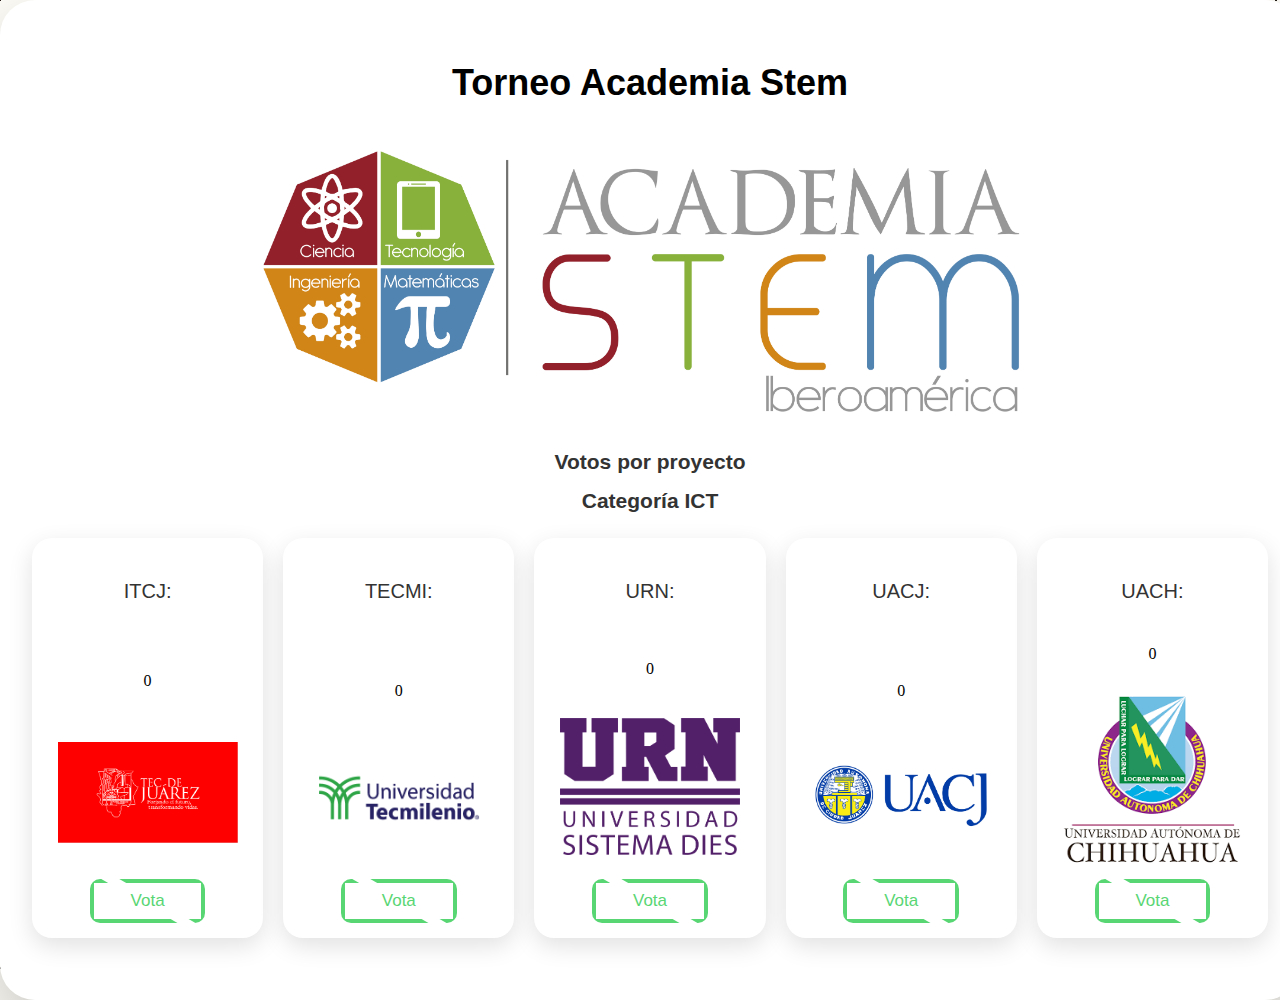
<file: stem/index.html>
<!DOCTYPE html>
<html lang="en">
<head>
    <meta charset="UTF-8">
    <meta name="viewport" content="width=device-width, initial-scale=1.0">
    <link rel="stylesheet" href="style.css">
    <title>Document</title>
</head>
<body>
    <main>
        <header>
            <h2 id="titulo">Torneo Academia Stem</h2>
            <div class="banner"><img src="img/Academia Stem.jpg" alt="academia_stem_logo" width="800px"></div>
        </header>
        
        <h3>Votos por proyecto</h3>
        <h3>Categoría ICT</h3>
        
        <div id="unis">
            <div class="container">
                <h4 id="itcj">ITCJ: </h4>
                <p id="conta1">0</p>
                <img src="img/itcj.png">
                <button id="miBtn1"> Vota <span></span></button>
            </div>
            <div class="container">
                <h4 id="tec">TECMI: </h4>
                <p id="conta2">0</p>
                <img src="img/tecmi.png">
                <button id="miBtn2"> Vota <span></span></button>
            </div>
            <div class="container">
                <h4 id="urn">URN: </h4>
                <p id="conta3">0</p>
                <img src="img/urn.png">
                <button id="miBtn3"> Vota <span></span></button>
            </div>
            <div class="container">
                <h4 id="uacj">UACJ: </h4>
                <p id="conta4">0</p>
                <img src="img/uacj.jpg">
                <button id="miBtn4"> Vota <span></span></button>
            </div>
            <div class="container">
                <h4 id="uach">UACH: </h4>
                <p id="conta5">0</p>
                <img src="img/uach.png">
                <button id="miBtn5"> Vota <span></span></button>
            </div>
        </div>        
    </main>
    <script src="script.js"></script>
</body>
</html>
</file>
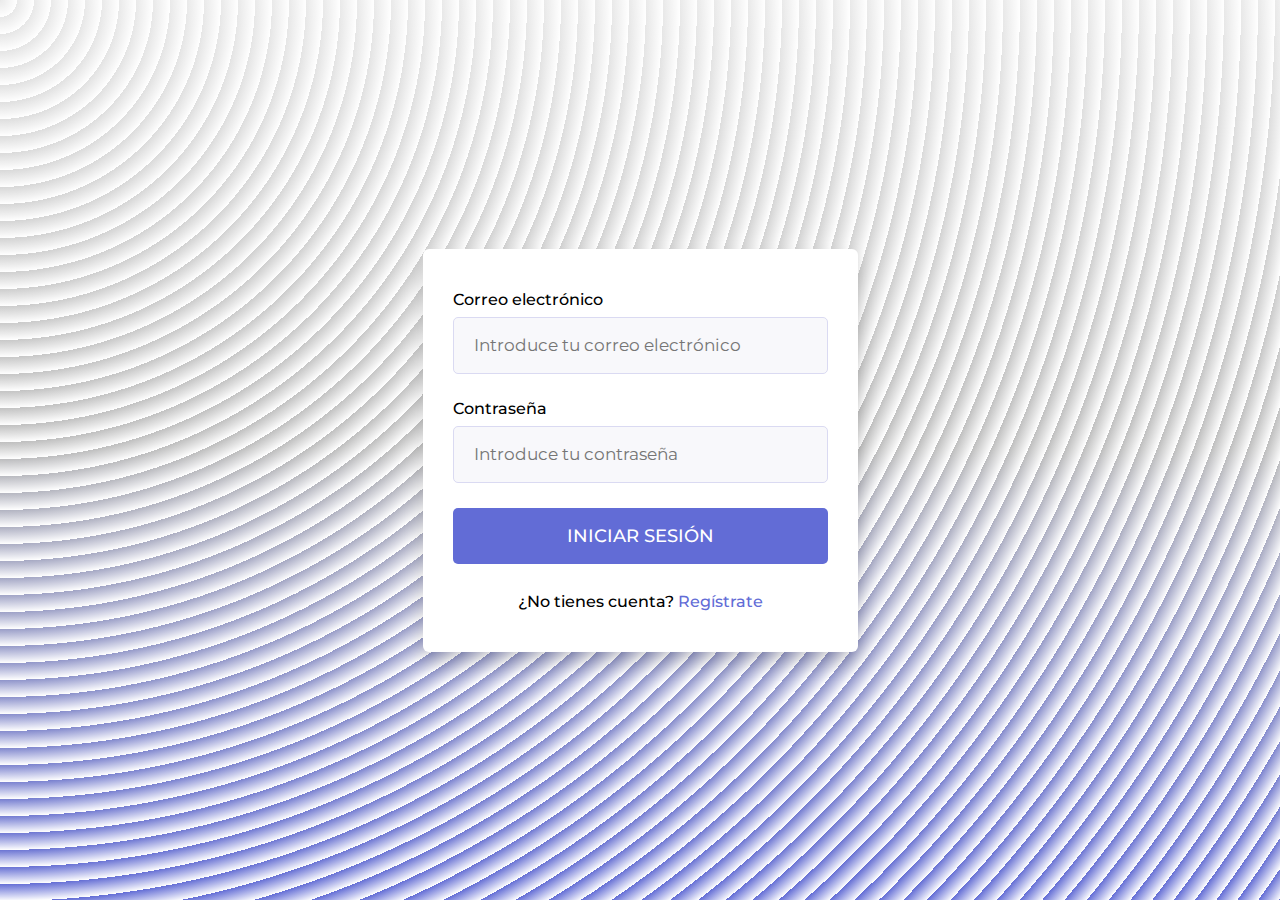
<file: stem/login.html>
<!DOCTYPE html>
<html lang="es">
<head>
    <meta charset="UTF-8">
    <meta name="viewport" content="width=device-width, initial-scale=1.0">
    <link rel="stylesheet" href="style2.css">
    <title>Login</title>
</head>
<body>
    <div class="login_form">
        <!-- Login form -->
        <form action="php/login.php" method="POST">
            <!-- Correo -->
            <div class="input_box">
                <label for="correo">Correo electrónico</label>
                <input type="email" id="correo" name="correo" placeholder="Introduce tu correo electrónico" required />
            </div>
            <!-- Contraseña -->
            <div class="input_box">
                <div class="password_title">
                    <label for="password">Contraseña</label>
                </div>
                <input type="password" id="password" name="password" placeholder="Introduce tu contraseña" required />
            </div>
            <!-- Botón -->
            <button type="submit">Iniciar sesión</button>
            <p class="sign_up">¿No tienes cuenta? <a href="registro.html">Regístrate</a></p>
        </form>
    </div>
</body>
</html>
</file>
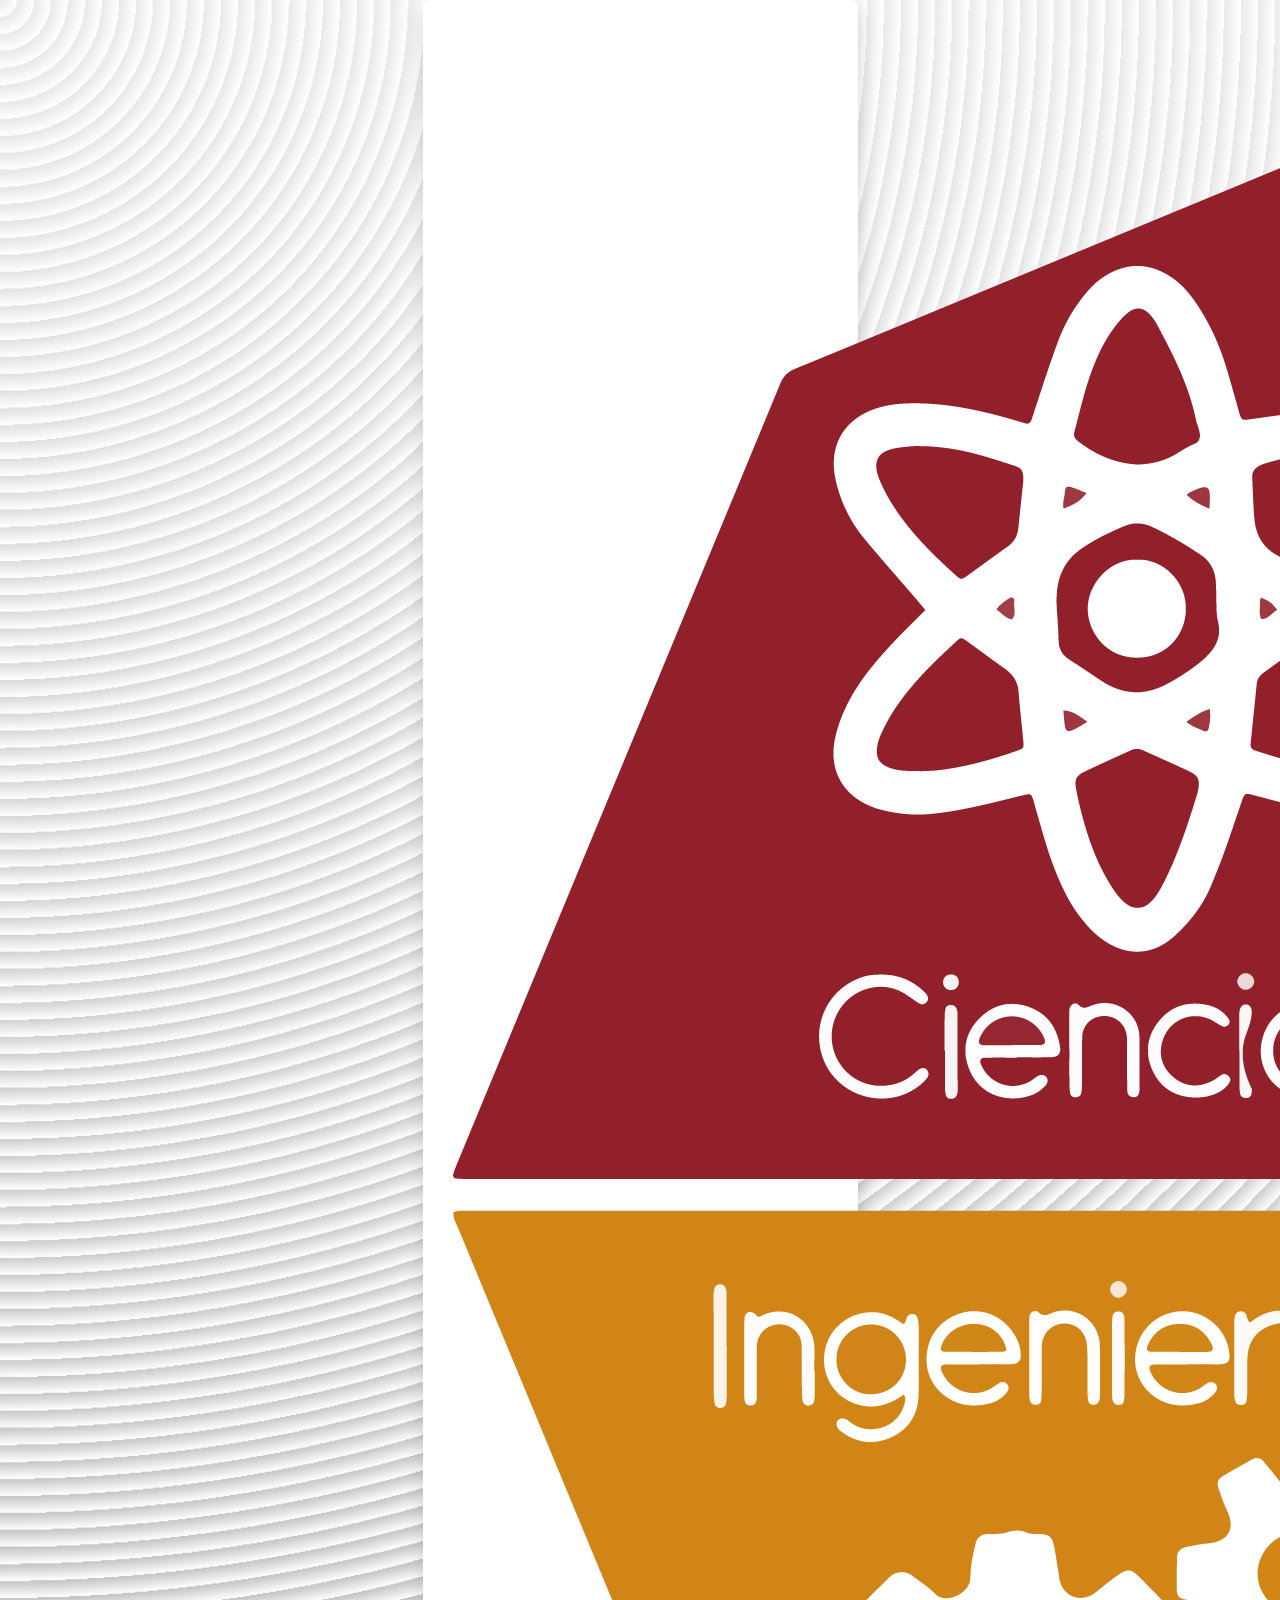
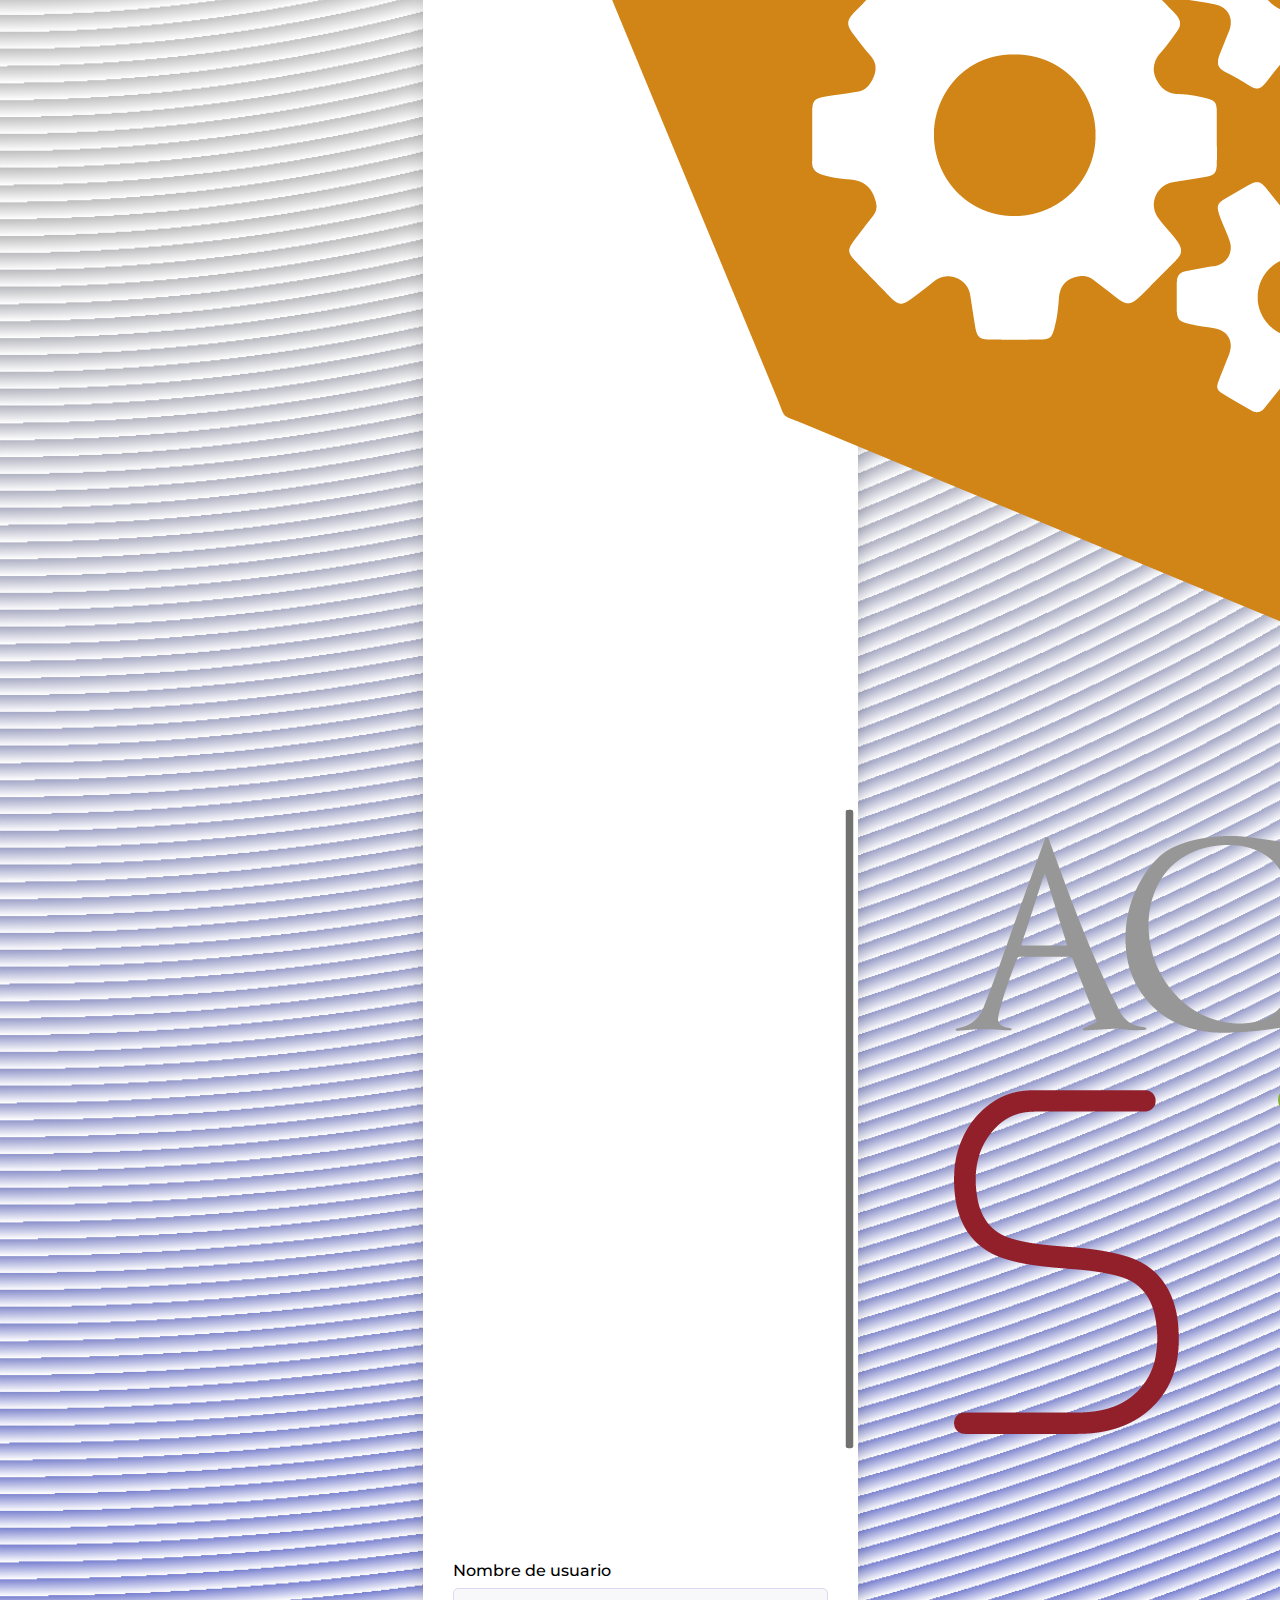
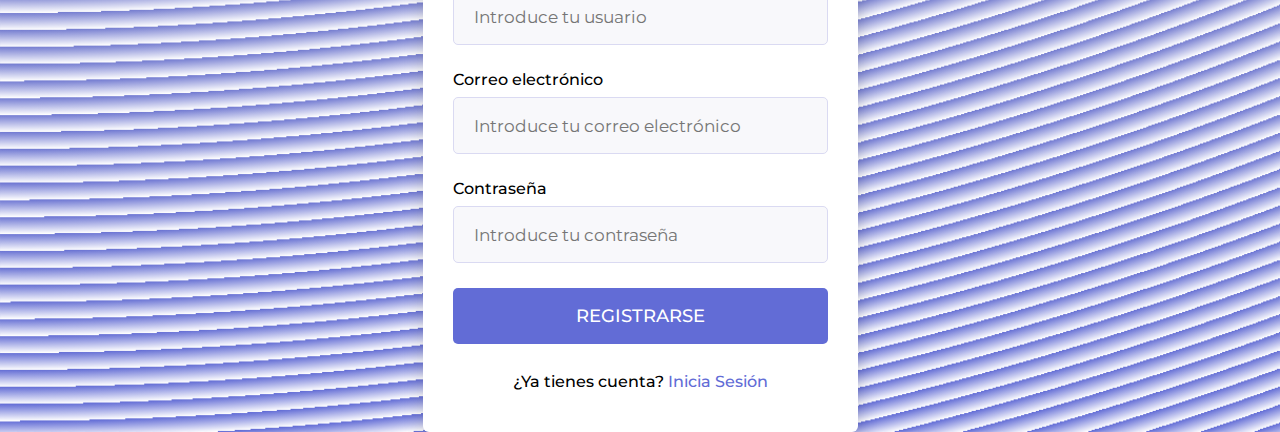
<file: stem/registro.html>
<!DOCTYPE html>
<html lang="es">
<head>
    <meta charset="UTF-8">
    <meta name="viewport" content="width=device-width, initial-scale=1.0">
    <link rel="stylesheet" href="style2.css">
    <title>Registro</title>
</head>
<body>
    <div class="login_form">
        <!-- Formulario de registro -->
        <form action="php/registro.php" method="POST">

            <div class="login_logo">
                <img src="img/ACADEMIA STEM 2.png" alt="Logo">
            </div>
            
            <!-- Nombre -->
            <div class="input_box">
                <label for="nombre">Nombre de usuario</label>
                <input type="text" id="nombre" name="nombre" placeholder="Introduce tu usuario" required />
            </div>
            <!-- Correo -->
            <div class="input_box">
                <label for="correo">Correo electrónico</label>
                <input type="email" id="correo" name="email" placeholder="Introduce tu correo electrónico" required />
            </div>
            <!-- Contraseña -->
            <div class="input_box">
                <label for="password">Contraseña</label>
                <input type="password" id="password" name="password" placeholder="Introduce tu contraseña" required />
            </div>
            <!-- Botón -->
            <button type="submit">Registrarse</button>
            <p class="sign_up">¿Ya tienes cuenta? <a href="login.html">Inicia Sesión</a></p>
        </form>
    </div>
</body>
</html>
</file>
<file: stem/style.css>
*,
*::before,
*::after {
  box-sizing: border-box;
}

html, body {
  height: 100%;
}

body{
    background-color: #fffef8;
    background-image:  radial-gradient(#241e17 1.1px, transparent 1.1px), radial-gradient(#241e17 1.1px, #fffef8 1.1px);
    background-size: 44px 44px;
    background-position: 0 0,22px 22px;
    margin: 0;
    display: grid;
    place-items: center;
    min-height: 100vh;
}

main{
    width: 1300px;
    height: 1000px;
    background: #ffffff;
    border-radius: 35px;
    box-shadow: 0 30px 80px rgba(0, 0, 0, 0.25);
    padding: 32px;
    overflow: hidden auto;
}

header{
    text-align: center;
    margin-bottom: 20px;
    font-family: 'Lucida Sans', 'Lucida Sans Regular', 'Lucida Grande', 'Lucida Sans Unicode', Geneva, Verdana, sans-serif;
    font-size: 24px;

}

h3{
  text-align: center;
  margin: 15px 0;
  font-size: 21px;
  font-weight: 600;
  color: #333;
  font-family: 'Lucida Sans', 'Lucida Sans Regular', 'Lucida Grande', 'Lucida Sans Unicode', Geneva, Verdana, sans-serif;
}

#unis{
    display: flex;
    justify-content: space-between;
    align-items: flex-start;       
    gap: 20px;                     
    margin-top: 25px;
    flex-wrap: wrap; 
}

h4{
    font-size: 20px;
    font-weight: 300;
    color: #333;
    font-family: 'Lucida Sans', 'Lucida Sans Regular', 'Lucida Grande', 'Lucida Sans Unicode', Geneva, Verdana, sans-serif;
}

.container{
    flex: 1;
    max-width: 240px;
    height: 400px;             
    background: #fff;
    border-radius: 20px;
    padding: 15px;
    text-align: center;
    box-shadow: 0 8px 24px rgba(0, 0, 0, 0.12);

    display: flex;
    flex-direction: column;
    align-items: center;
    justify-content: space-between;
}

.container img {
    width: 180px;              
    height: auto;            
    object-fit: cover;        
    object-position: center;        
    margin: 10px 0;           
    display: block;           
}

.container button{
    border: none;
    display: block;
    position: relative;
    padding: 0.7em 2.4em;
    font-size: 17px;
    background: transparent;
    cursor: pointer;
    user-select: none;
    overflow: hidden;
    color: rgb(89, 214, 116);
    z-index: 1;
    font-family: 'Lucida Sans', 'Lucida Sans Regular', 'Lucida Grande', 'Lucida Sans Unicode', Geneva, Verdana, sans-serif;
    font-weight: 500;
    border-radius: 10px;
}

button span {
  position: absolute;
  left: 0;
  top: 0;
  width: 100%;
  height: 100%;
  background: transparent;
  z-index: -1;
  border: 4px solid rgb(89, 214, 116);
}

button span::before {
  content: "";
  display: block;
  position: absolute;
  width: 8%;
  height: 500%;
  background: white;
  top: 50%;
  left: 50%;
  transform: translate(-50%, -50%) rotate(-60deg);
  transition: all 0.3s;
}

button:hover span::before {
  transform: translate(-50%, -50%) rotate(-90deg);
  width: 100%;
  background: rgb(89, 214, 116);
}

button:hover {
  color: white;
}

button:active span::before {
  background: rgb(89, 214, 116);
}

button.votado {
  background-color: #f1f1f1; /* verde grisáceo claro */
  color: #9e9e9e;
  cursor: default;
  border-radius: 10px;
}
</file>
<file: stem/style2.css>
/* Google Fonts Link */
@import url('https://fonts.googleapis.com/css2?family=Montserrat:ital,wght@0,100..900;1,100..900&display=swap');
/* Resetting default styling and setting font-family */
* {
    margin: 0;
    padding: 0;
    box-sizing: border-box;
    font-family: "Montserrat", sans-serif;
}
body {
    width: 100%;
    min-height: 100vh;
    padding: 0 10px;
    display: flex;
    background-color: #ffffff;  
    background-image:  repeating-radial-gradient( circle at 0 0, transparent 0, #ffffff 17px ), repeating-linear-gradient( #bebebe55, #bebebe, #626cd6 );
    justify-content: center;
    align-items: center;
}
/* Login form styling */
.login_form {
    width: 100%;
    max-width: 435px;
    background: #fff;
    border-radius: 6px;
    padding: 41px 30px;
    box-shadow: 0 10px 20px rgba(0, 0, 0, 0.15);
}
.login_form h3 {
    font-size: 20px;
    text-align: center;
}
/* Google & Apple button styling */
.login_form .login_option {
    display: flex;
    width: 100%;
    justify-content: space-between;
    align-items: center;
}
.login_form .login_option .option {
    width: calc(100% / 2 - 12px);
}
.login_form .login_option .option a {
    height: 56px;
    display: flex;
    justify-content: center;
    align-items: center;
    gap: 12px;
    background: #F8F8FB;
    border: 1px solid #DADAF2;
    border-radius: 5px;
    margin: 34px 0 24px 0;
    text-decoration: none;
    color: #171645;
    font-weight: 500;
    transition: 0.2s ease;
}
.login_form .login_option .option a:hover {
    background: #ededf5;
    border-color: #626cd6;
}
.login_form .login_option .option a img {
    max-width: 25px;
}
.login_form p {
    text-align: center;
    font-weight: 500;
}
.login_form .separator {
    position: relative;
    margin-bottom: 24px;
}
/* Login option separator styling */
.login_form .separator span {
    background: #fff;
    z-index: 1;
    padding: 0 10px;
    position: relative;
}
.login_form .separator::after {
    content: '';
    position: absolute;
    width: 100%;
    top: 50%;
    left: 0;
    height: 1px;
    background: #C2C2C2;
    display: block;
}
form .input_box label {
    display: block;
    font-weight: 500;
    margin-bottom: 8px;
}
/* Input field styling */
form .input_box input {
    width: 100%;
    height: 57px;
    border: 1px solid #DADAF2;
    border-radius: 5px;
    outline: none;
    background: #F8F8FB;
    font-size: 17px;
    padding: 0px 20px;
    margin-bottom: 25px;
    transition: 0.2s ease;
}
form .input_box input:focus {
    border-color: #626cd6;
}
form .input_box .password_title {
    display: flex;
    justify-content: space-between;
    text-align: center;
}
form .input_box {
    position: relative;
}
a {
    text-decoration: none;
    color: #626cd6;
    font-weight: 500;
}
a:hover {
    text-decoration: underline;
}
/* Login button styling */
form button {
    width: 100%;
    height: 56px;
    border-radius: 5px;
    border: none;
    outline: none;
    background: #626CD6;
    color: #fff;
    font-size: 18px;
    font-weight: 500;
    text-transform: uppercase;
    cursor: pointer;
    margin-bottom: 28px;
    transition: 0.3s ease;
}
form button:hover {
    background: #4954d0;
}
</file>
